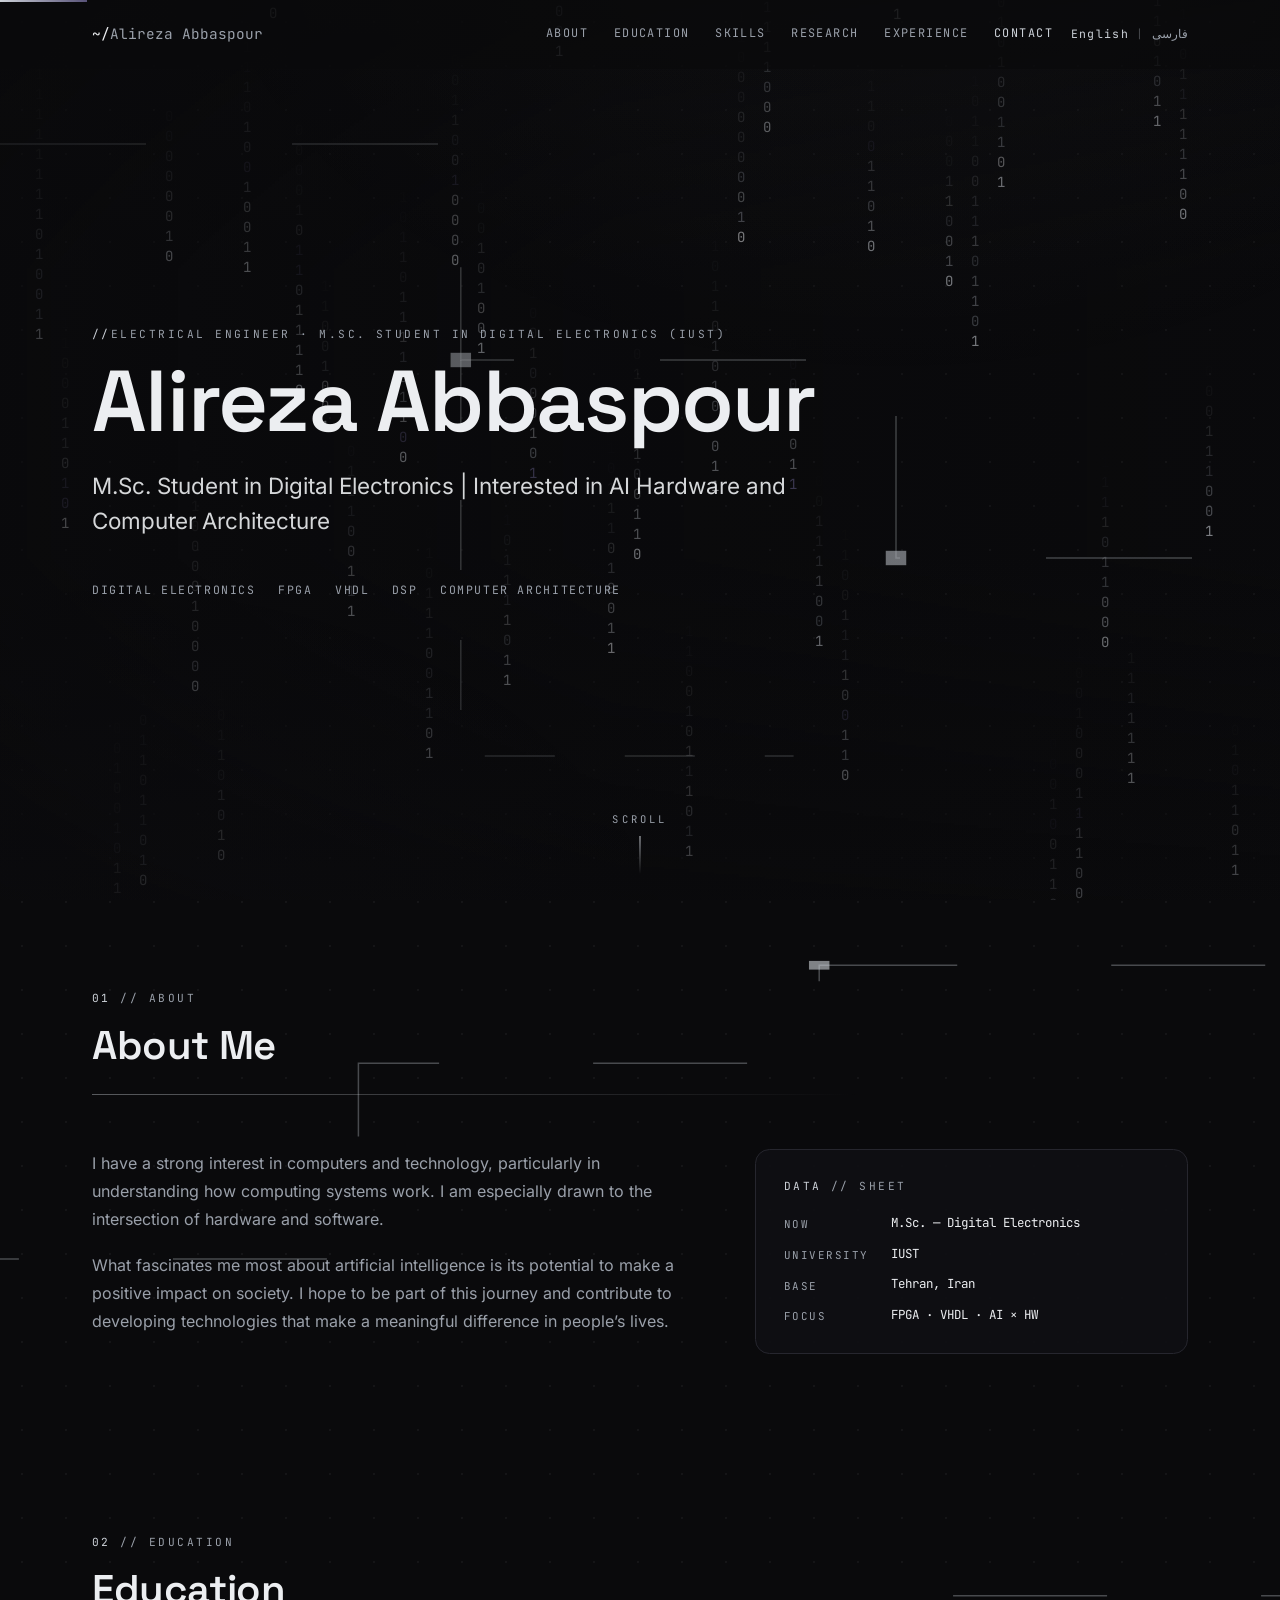
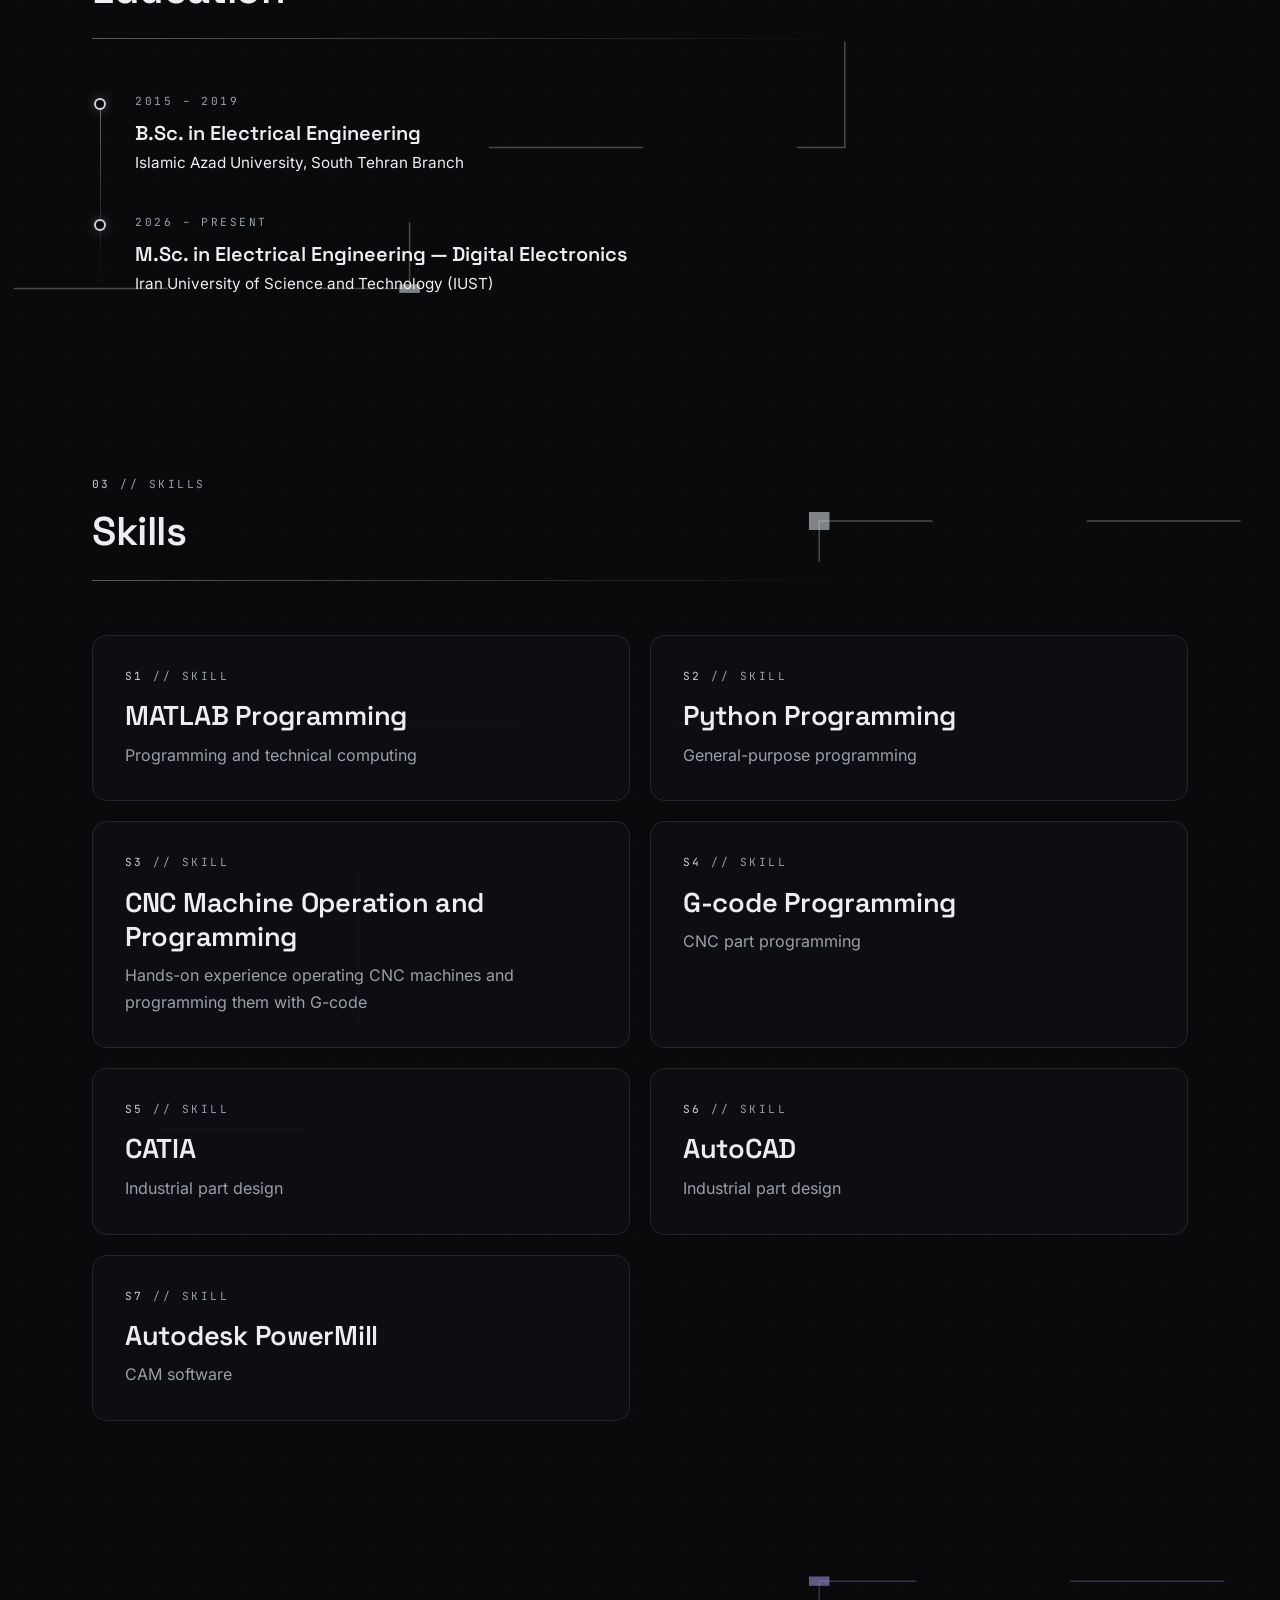
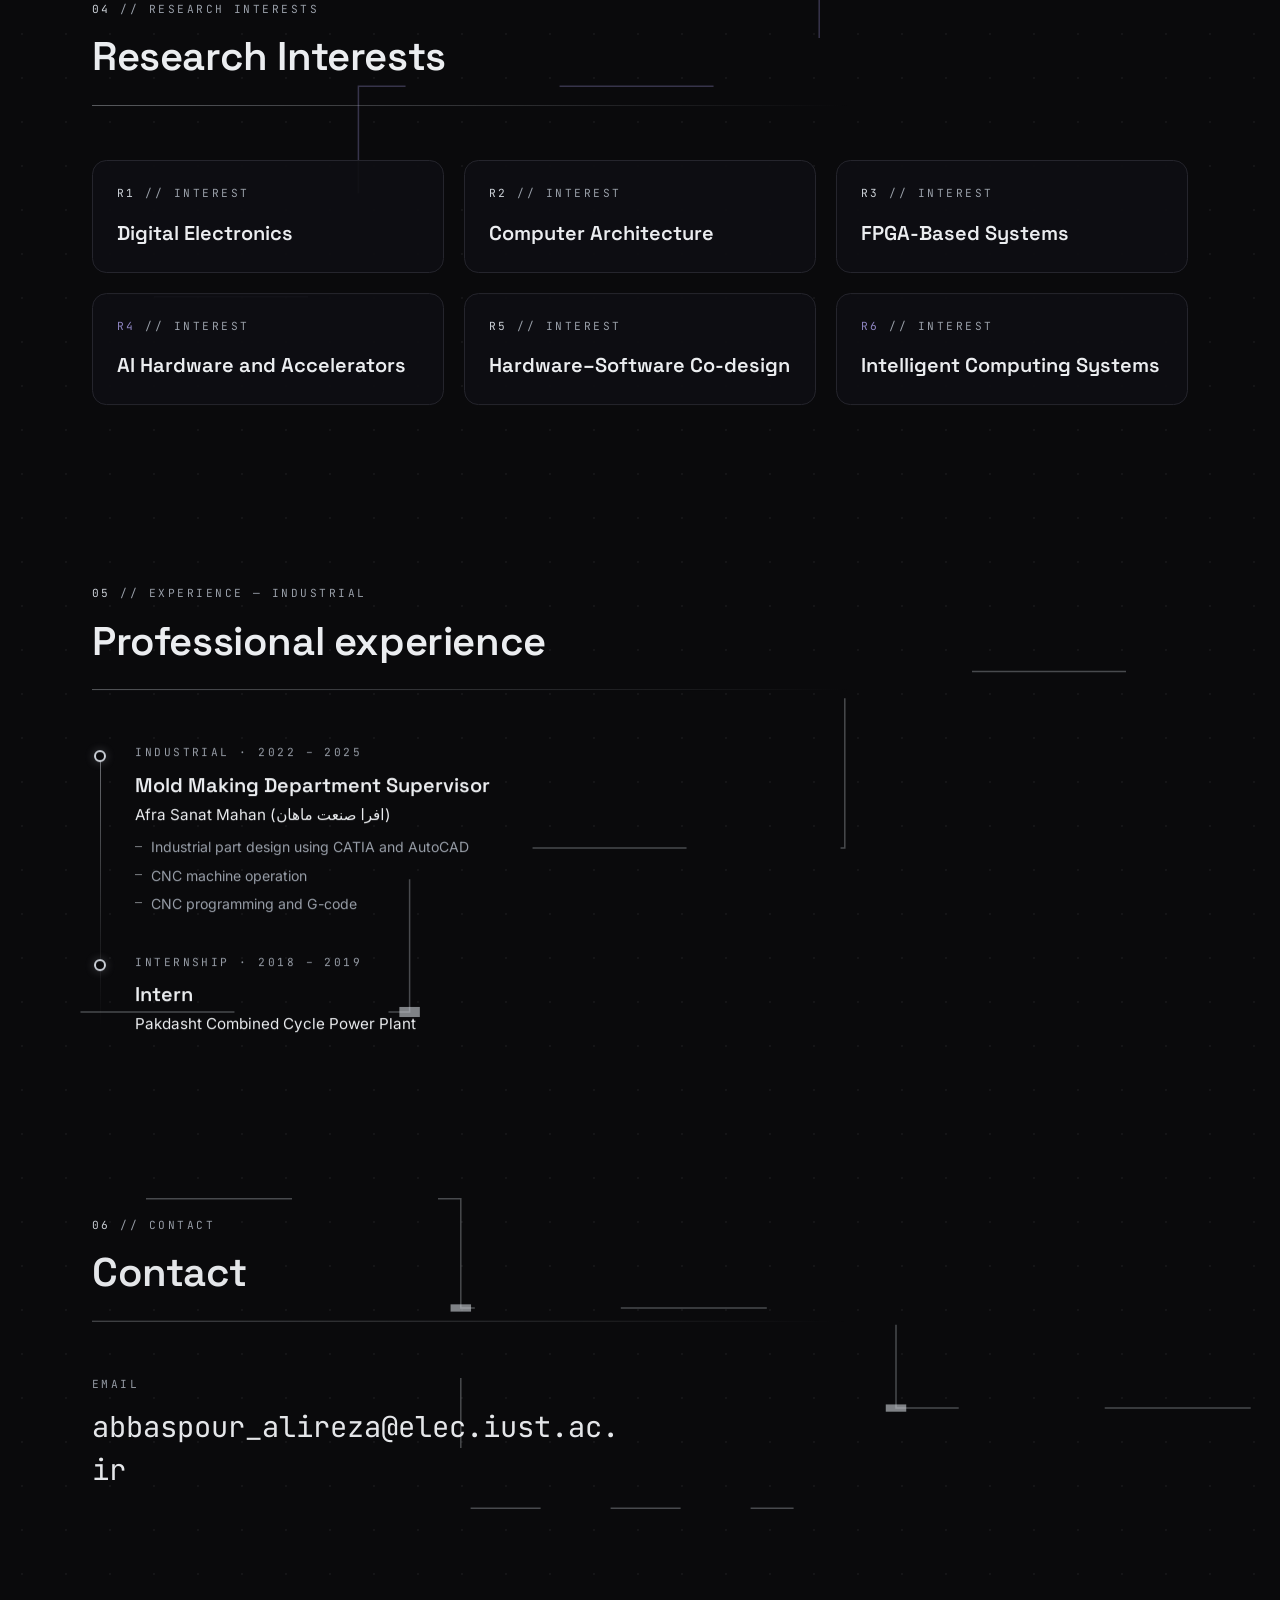
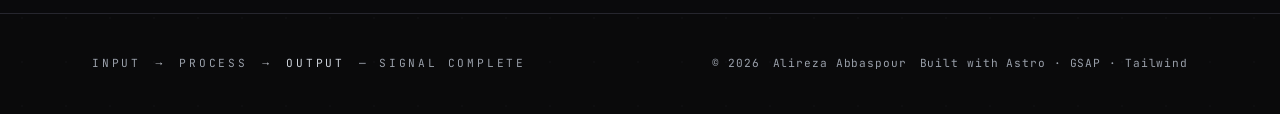
<file: index.html>
<!DOCTYPE html><html lang="en" dir="ltr"><head><meta charset="utf-8"><meta name="viewport" content="width=device-width, initial-scale=1"><script>document.documentElement.classList.add('js');</script><title>Alireza Abbaspour — M.Sc. Student in Digital Electronics (IUST)</title><meta name="description" content="M.Sc. student in Digital Electronics at Iran University of Science and Technology (IUST), interested in AI hardware and computer architecture — FPGA, VHDL, DSP and digital systems."><link rel="canonical" href="https://alirezaunity72.github.io"><link rel="alternate" hreflang="en" href="https://alirezaunity72.github.io"><link rel="alternate" hreflang="fa" href="https://alirezaunity72.github.io/fa/"><link rel="alternate" hreflang="x-default" href="https://alirezaunity72.github.io"><meta name="robots" content="index,follow"><meta name="theme-color" content="#0a0a0c"><link rel="icon" type="image/svg+xml" href="/favicon.svg"><meta name="generator" content="Astro v7.4.12"><meta property="og:type" content="website"><meta property="og:title" content="Alireza Abbaspour — M.Sc. Student in Digital Electronics (IUST)"><meta property="og:description" content="M.Sc. student in Digital Electronics at Iran University of Science and Technology (IUST), interested in AI hardware and computer architecture — FPGA, VHDL, DSP and digital systems."><meta property="og:locale" content="en_US"><meta property="og:url" content="https://alirezaunity72.github.io"><meta name="twitter:card" content="summary"><meta name="twitter:title" content="Alireza Abbaspour — M.Sc. Student in Digital Electronics (IUST)"><meta name="twitter:description" content="M.Sc. student in Digital Electronics at Iran University of Science and Technology (IUST), interested in AI hardware and computer architecture — FPGA, VHDL, DSP and digital systems."><script type="application/ld+json">{"@context":"https://schema.org","@type":"Person","name":"Alireza Abbaspour","jobTitle":"M.Sc. Student in Digital Electronics","affiliation":{"@type":"CollegeOrUniversity","name":"Iran University of Science and Technology (IUST)"},"knowsAbout":["Digital Electronics","FPGA","VHDL","DSP","Computer Architecture","AI","AI Hardware Acceleration"],"url":"https://alirezaunity72.github.io"}</script><link rel="stylesheet" href="/_astro/Base.BtcTLNsh.css"></head><body><a class="skip-link" href="#main">Skip to content</a><div class="scroll-progress" aria-hidden="true"><span id="progress-bar"></span></div><canvas id="bg-grid" class="bg-grid-canvas" aria-hidden="true"></canvas><header id="site-header" class="site-header"><div class="container header-inner"><a href="#hero" class="logo">~/<span>Alireza Abbaspour</span></a><div class="header-actions"><nav class="main-nav" aria-label="Primary"><a class="nav-link" href="#about">About</a><a class="nav-link" href="#education">Education</a><a class="nav-link" href="#skills">Skills</a><a class="nav-link" href="#research">Research</a><a class="nav-link" href="#experience">Experience</a><a class="nav-link" href="#contact">Contact</a></nav><div class="lang-switch" role="group" aria-label="Language"><a href="/" class="lang-link is-active" aria-current="true" hreflang="en" lang="en">English</a><span class="lang-sep" aria-hidden="true">|</span><a href="/fa/" class="lang-link" hreflang="fa" lang="fa"><span class="fa-label">فارسی</span></a></div><button id="menu-toggle" class="menu-toggle" type="button" aria-expanded="false" aria-controls="mobile-menu" aria-label="Open menu" data-label-open="Open menu" data-label-close="Close menu"><span></span><span></span><span></span></button></div></div><nav id="mobile-menu" class="mobile-menu container" aria-label="Mobile" hidden><a class="nav-link" href="#about">About</a><a class="nav-link" href="#education">Education</a><a class="nav-link" href="#skills">Skills</a><a class="nav-link" href="#research">Research</a><a class="nav-link" href="#experience">Experience</a><a class="nav-link" href="#contact">Contact</a></nav></header><main id="main" tabindex="-1"><section id="hero" class="hero" aria-label="Introduction"><svg class="route-svg" viewBox="0 0 100 100" preserveAspectRatio="none" aria-hidden="true"><path class="route-path" data-route d="M0,16 H36 V40 H70 V62 H100"></path><path class="route-path" data-route d="M36,40 V84 H62"></path><rect class="route-node" x="35.2" y="39.2" width="1.6" height="1.6"></rect><rect class="route-node" x="69.2" y="61.2" width="1.6" height="1.6"></rect></svg><!-- Binary rain: full-hero background, behind all content --><canvas id="hero-rain" class="hero-rain" aria-hidden="true"></canvas><!-- Readability scrim: darkens the text side + edges without hiding the rain --><div class="hero-scrim" aria-hidden="true"></div><div class="container relative z-10"><p class="mono-label kicker" data-reveal><span class="mono-accent">//</span><span class="fa-ls">Electrical Engineer · M.Sc. Student in Digital Electronics (IUST)</span></p><h1 class="hero-name" data-reveal>Alireza Abbaspour</h1><p class="hero-headline" data-reveal>M.Sc. Student in Digital Electronics | Interested in AI Hardware and Computer Architecture</p><ul class="hero-meta" data-reveal><li>Digital Electronics</li><li>FPGA</li><li>VHDL</li><li>DSP</li><li>Computer Architecture</li></ul></div><div class="scroll-hint" aria-hidden="true">SCROLL</div></section><section id="about" class="section" aria-labelledby="about-title"><svg class="route-svg" viewBox="0 0 100 100" preserveAspectRatio="none" aria-hidden="true"><path class="route-path" data-route d="M0,66 H28 V30 H64 V12 H100"></path><rect class="route-node" x="63.2" y="11.2" width="1.6" height="1.6"></rect></svg><div class="container relative z-10"><div class="section-head" data-reveal><p class="mono-label"><span class="mono-accent">01</span> // ABOUT</p><h2 class="section-title" id="about-title">About Me</h2><div class="section-line"></div></div><div class="grid gap-10 lg:grid-cols-[1.4fr_1fr] lg:gap-14 items-start"><div class="prose" data-reveal><p>I have a strong interest in computers and technology, particularly in understanding how computing systems work. I am especially drawn to the intersection of hardware and software.</p><p>What fascinates me most about artificial intelligence is its potential to make a positive impact on society. I hope to be part of this journey and contribute to developing technologies that make a meaningful difference in people’s lives.</p></div><aside class="card p-6 md:p-7 datasheet" data-reveal><p class="mono-label" style="margin-bottom:1.2rem"><span class="mono-accent">DATA</span> // SHEET</p><dl><dt>Now</dt><dd>M.Sc. — Digital Electronics</dd><dt>University</dt><dd>IUST</dd><dt>Base</dt><dd>Tehran, Iran</dd><dt>Focus</dt><dd>FPGA · VHDL · AI × HW</dd></dl></aside></div></div></section><section id="education" class="section" aria-labelledby="education-title"><svg class="route-svg" viewBox="0 0 100 100" preserveAspectRatio="none" aria-hidden="true"><path class="route-path" data-route d="M100,28 H66 V56 H32 V82 H0"></path><rect class="route-node" x="31.2" y="81.2" width="1.6" height="1.6"></rect></svg><div class="container relative z-10"><div class="section-head" data-reveal><p class="mono-label"><span class="mono-accent">02</span> // EDUCATION</p><h2 class="section-title" id="education-title">Education</h2><div class="section-line"></div></div><ol class="tl"><li class="tl-item" data-reveal><p class="mono-label"><span class="fa-ls">2015 – 2019</span></p><h3 class="tl-title">B.Sc. in Electrical Engineering</h3><p class="tl-school">Islamic Azad University, South Tehran Branch</p></li><li class="tl-item" data-reveal><p class="mono-label"><span class="fa-ls">2026 – Present</span></p><h3 class="tl-title">M.Sc. in Electrical Engineering — Digital Electronics</h3><p class="tl-school">Iran University of Science and Technology (IUST)</p></li></ol></div></section><section id="skills" class="section" aria-labelledby="skills-title"><svg class="route-svg" viewBox="0 0 100 100" preserveAspectRatio="none" aria-hidden="true"><path class="route-path" data-route d="M0,66 H28 V30 H64 V12 H100"></path><rect class="route-node" x="63.2" y="11.2" width="1.6" height="1.6"></rect></svg><div class="container relative z-10"><div class="section-head" data-reveal><p class="mono-label"><span class="mono-accent">03</span> // SKILLS</p><h2 class="section-title" id="skills-title">Skills</h2><div class="section-line"></div></div><div class="grid gap-5 md:grid-cols-2"><article class="card p-7 md:p-8" data-reveal><p class="mono-label"><span class="mono-accent">S1</span> // SKILL</p><h3 class="skill-name">MATLAB Programming</h3><p class="skill-desc">Programming and technical computing</p></article><article class="card p-7 md:p-8" data-reveal><p class="mono-label"><span class="mono-accent">S2</span> // SKILL</p><h3 class="skill-name">Python Programming</h3><p class="skill-desc">General-purpose programming</p></article><article class="card p-7 md:p-8" data-reveal><p class="mono-label"><span class="mono-accent">S3</span> // SKILL</p><h3 class="skill-name">CNC Machine Operation and Programming</h3><p class="skill-desc">Hands-on experience operating CNC machines and programming them with G-code</p></article><article class="card p-7 md:p-8" data-reveal><p class="mono-label"><span class="mono-accent">S4</span> // SKILL</p><h3 class="skill-name">G-code Programming</h3><p class="skill-desc">CNC part programming</p></article><article class="card p-7 md:p-8" data-reveal><p class="mono-label"><span class="mono-accent">S5</span> // SKILL</p><h3 class="skill-name">CATIA</h3><p class="skill-desc">Industrial part design</p></article><article class="card p-7 md:p-8" data-reveal><p class="mono-label"><span class="mono-accent">S6</span> // SKILL</p><h3 class="skill-name">AutoCAD</h3><p class="skill-desc">Industrial part design</p></article><article class="card p-7 md:p-8" data-reveal><p class="mono-label"><span class="mono-accent">S7</span> // SKILL</p><h3 class="skill-name">Autodesk PowerMill</h3><p class="skill-desc">CAM software</p></article></div></div></section><section id="research" class="section" aria-labelledby="research-title"><svg class="route-svg route-svg--intel" viewBox="0 0 100 100" preserveAspectRatio="none" aria-hidden="true"><path class="route-path" data-route d="M0,66 H28 V30 H64 V12 H100"></path><rect class="route-node" x="63.2" y="11.2" width="1.6" height="1.6"></rect></svg><div class="container relative z-10"><div class="section-head" data-reveal><p class="mono-label"><span class="mono-accent">04</span> // RESEARCH INTERESTS</p><h2 class="section-title" id="research-title">Research Interests</h2><div class="section-line"></div></div><div class="grid gap-5 md:grid-cols-2 lg:grid-cols-3"><article class="card p-6" data-reveal><p class="mono-label"><span class="mono-accent">R1</span> // INTEREST</p><h3 class="card-title">Digital Electronics</h3></article><article class="card p-6" data-reveal><p class="mono-label"><span class="mono-accent">R2</span> // INTEREST</p><h3 class="card-title">Computer Architecture</h3></article><article class="card p-6" data-reveal><p class="mono-label"><span class="mono-accent">R3</span> // INTEREST</p><h3 class="card-title">FPGA-Based Systems</h3></article><article class="card p-6 card--intel" data-reveal><p class="mono-label"><span class="mono-accent--intel">R4</span> // INTEREST</p><h3 class="card-title">AI Hardware and Accelerators</h3></article><article class="card p-6" data-reveal><p class="mono-label"><span class="mono-accent">R5</span> // INTEREST</p><h3 class="card-title">Hardware–Software Co-design</h3></article><article class="card p-6 card--intel" data-reveal><p class="mono-label"><span class="mono-accent--intel">R6</span> // INTEREST</p><h3 class="card-title">Intelligent Computing Systems</h3></article></div></div></section><section id="experience" class="section" aria-labelledby="experience-title"><svg class="route-svg" viewBox="0 0 100 100" preserveAspectRatio="none" aria-hidden="true"><path class="route-path" data-route d="M100,28 H66 V56 H32 V82 H0"></path><rect class="route-node" x="31.2" y="81.2" width="1.6" height="1.6"></rect></svg><div class="container relative z-10"><div class="section-head" data-reveal><p class="mono-label"><span class="mono-accent">05</span> // EXPERIENCE — INDUSTRIAL</p><h2 class="section-title" id="experience-title">Professional experience</h2><div class="section-line"></div></div><ol class="tl"><li class="tl-item" data-reveal><p class="mono-label">INDUSTRIAL · <span class="fa-ls">2022 – 2025</span></p><h3 class="tl-title">Mold Making Department Supervisor</h3><p class="tl-school">Afra Sanat Mahan (افرا صنعت ماهان)</p><ul class="tl-list"><li>Industrial part design using CATIA and AutoCAD</li><li>CNC machine operation</li><li>CNC programming and G-code</li></ul></li><li class="tl-item" data-reveal><p class="mono-label">INTERNSHIP · <span class="fa-ls">2018 – 2019</span></p><h3 class="tl-title">Intern</h3><p class="tl-school">Pakdasht Combined Cycle Power Plant</p></li></ol></div></section><section id="contact" class="section" aria-labelledby="contact-title"><svg class="route-svg" viewBox="0 0 100 100" preserveAspectRatio="none" aria-hidden="true"><path class="route-path" data-route d="M0,16 H36 V40 H70 V62 H100"></path><path class="route-path" data-route d="M36,40 V84 H62"></path><rect class="route-node" x="35.2" y="39.2" width="1.6" height="1.6"></rect><rect class="route-node" x="69.2" y="61.2" width="1.6" height="1.6"></rect></svg><div class="container relative z-10"><div class="section-head" data-reveal><p class="mono-label"><span class="mono-accent">06</span> // CONTACT</p><h2 class="section-title" id="contact-title">Contact</h2><div class="section-line"></div></div><div class="grid gap-10 lg:grid-cols-2 items-start"><div data-reveal><p class="mono-label">EMAIL</p><a class="contact-email" href="mailto:abbaspour_alireza@elec.iust.ac.ir">abbaspour_alireza@elec.iust.ac.ir</a></div></div></div></section></main><footer class="site-footer"><div class="container footer-inner"><p class="chain">INPUT <b>→</b> PROCESS <b>→</b> <span class="mono-accent">OUTPUT</span> — SIGNAL COMPLETE</p><p class="footer-meta">© 2026 <span class="fa-ls">Alireza Abbaspour</span><span>Built with Astro · GSAP · Tailwind</span></p></div></footer><script type="module" src="/_astro/Base.astro_astro_type_script_index_0_lang.CZGsmqsZ.js"></script></body></html>
</file>
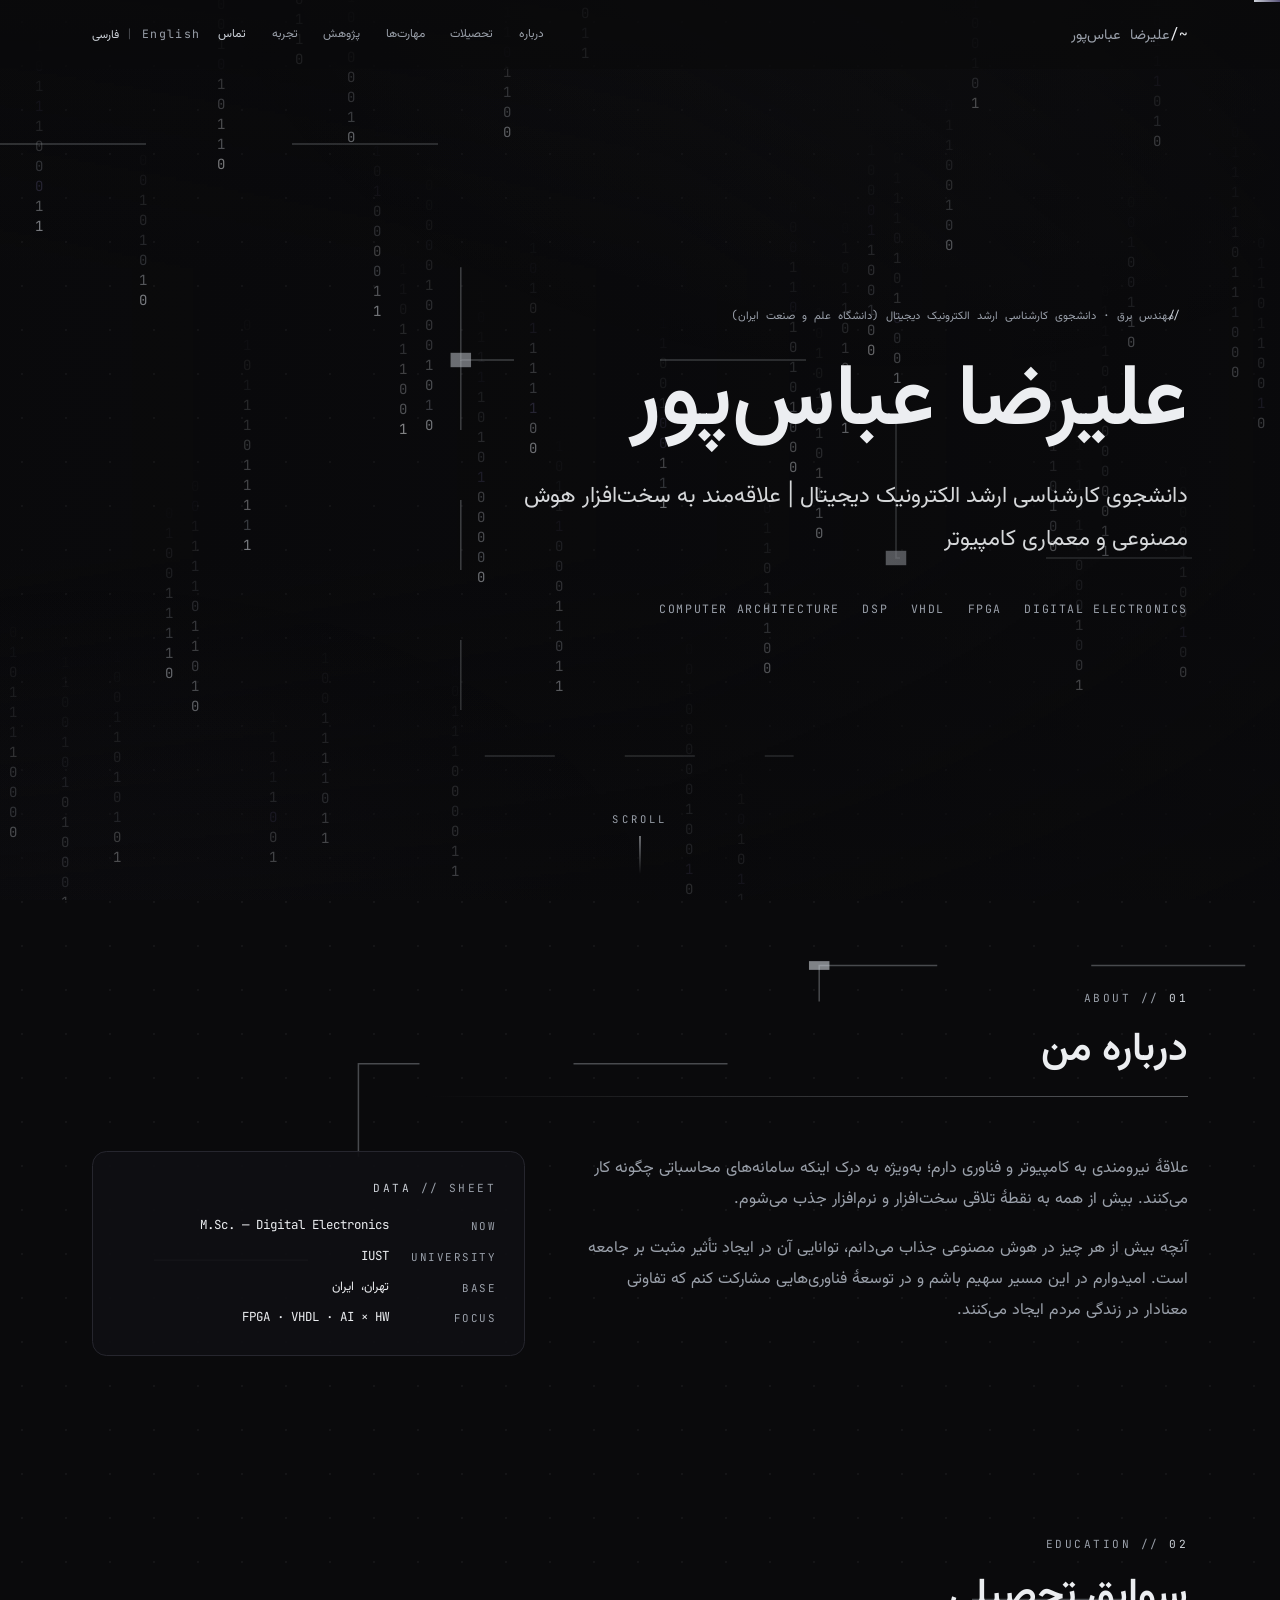
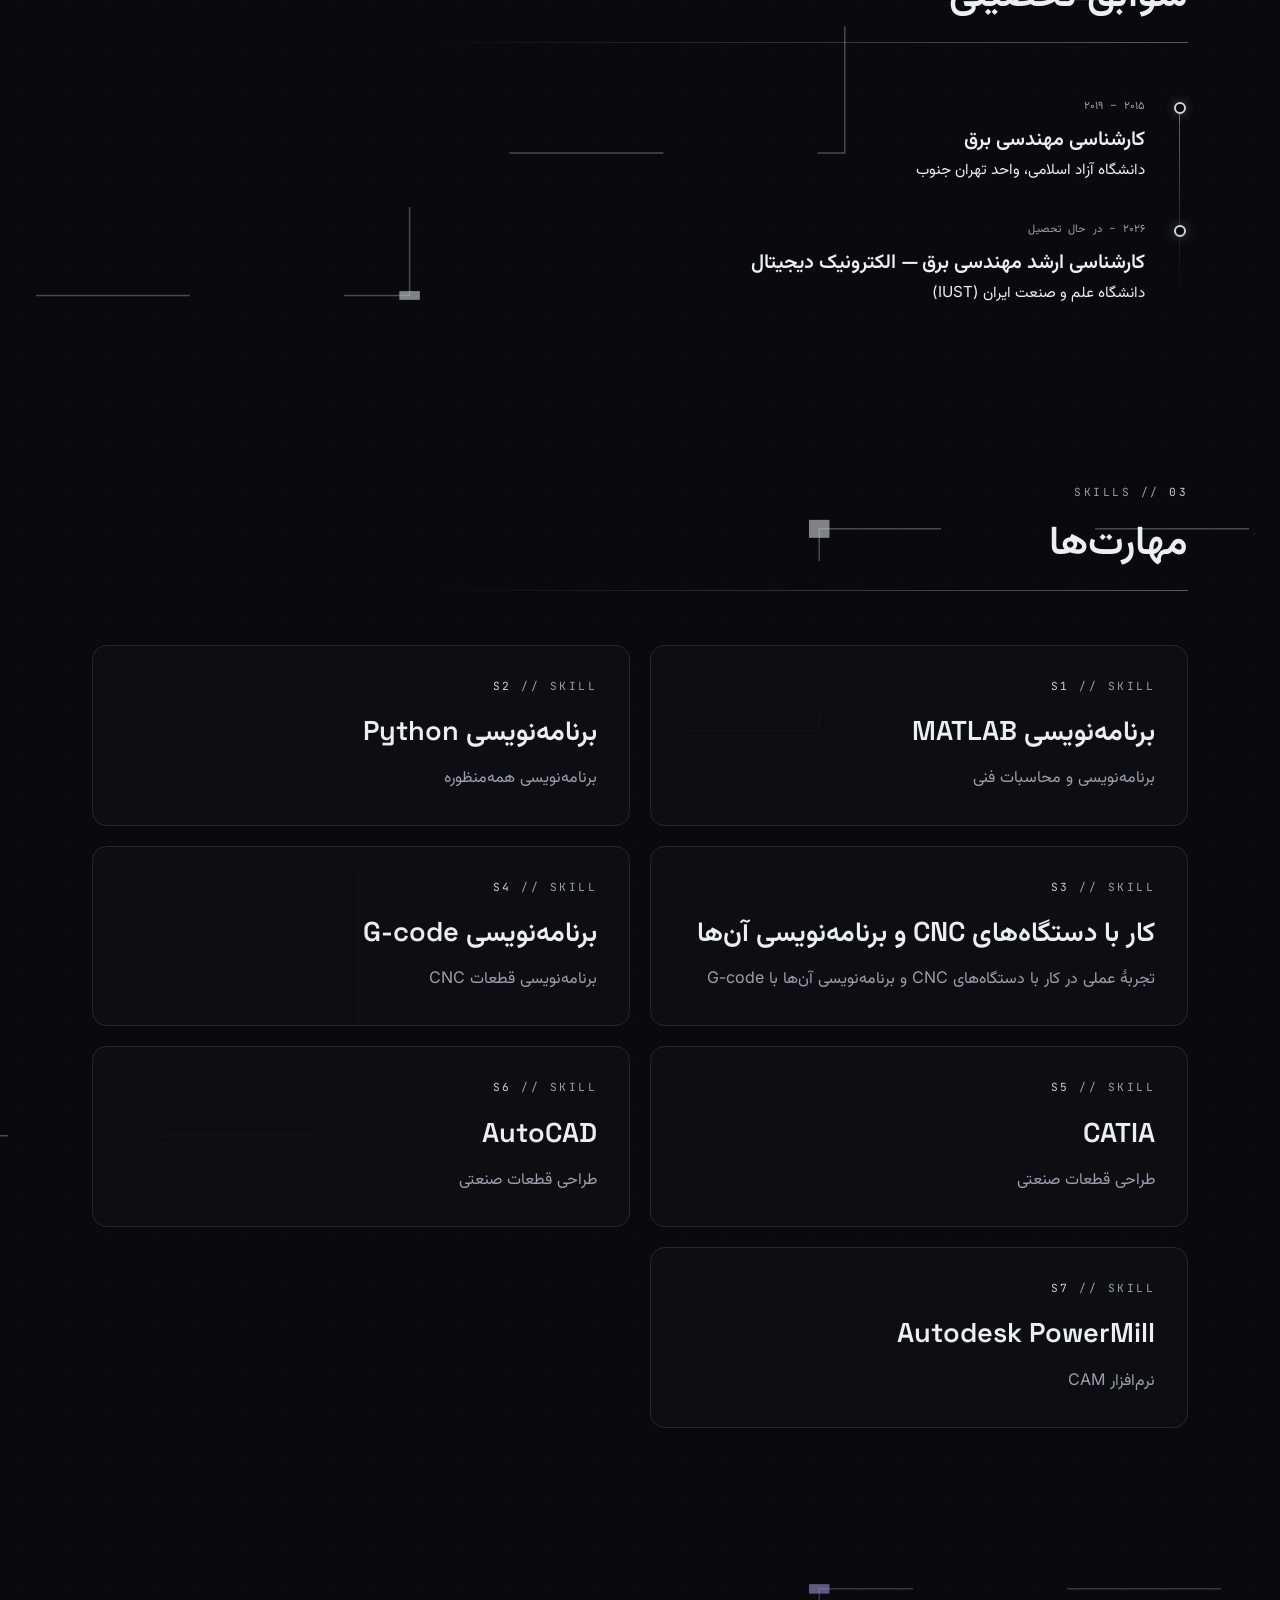
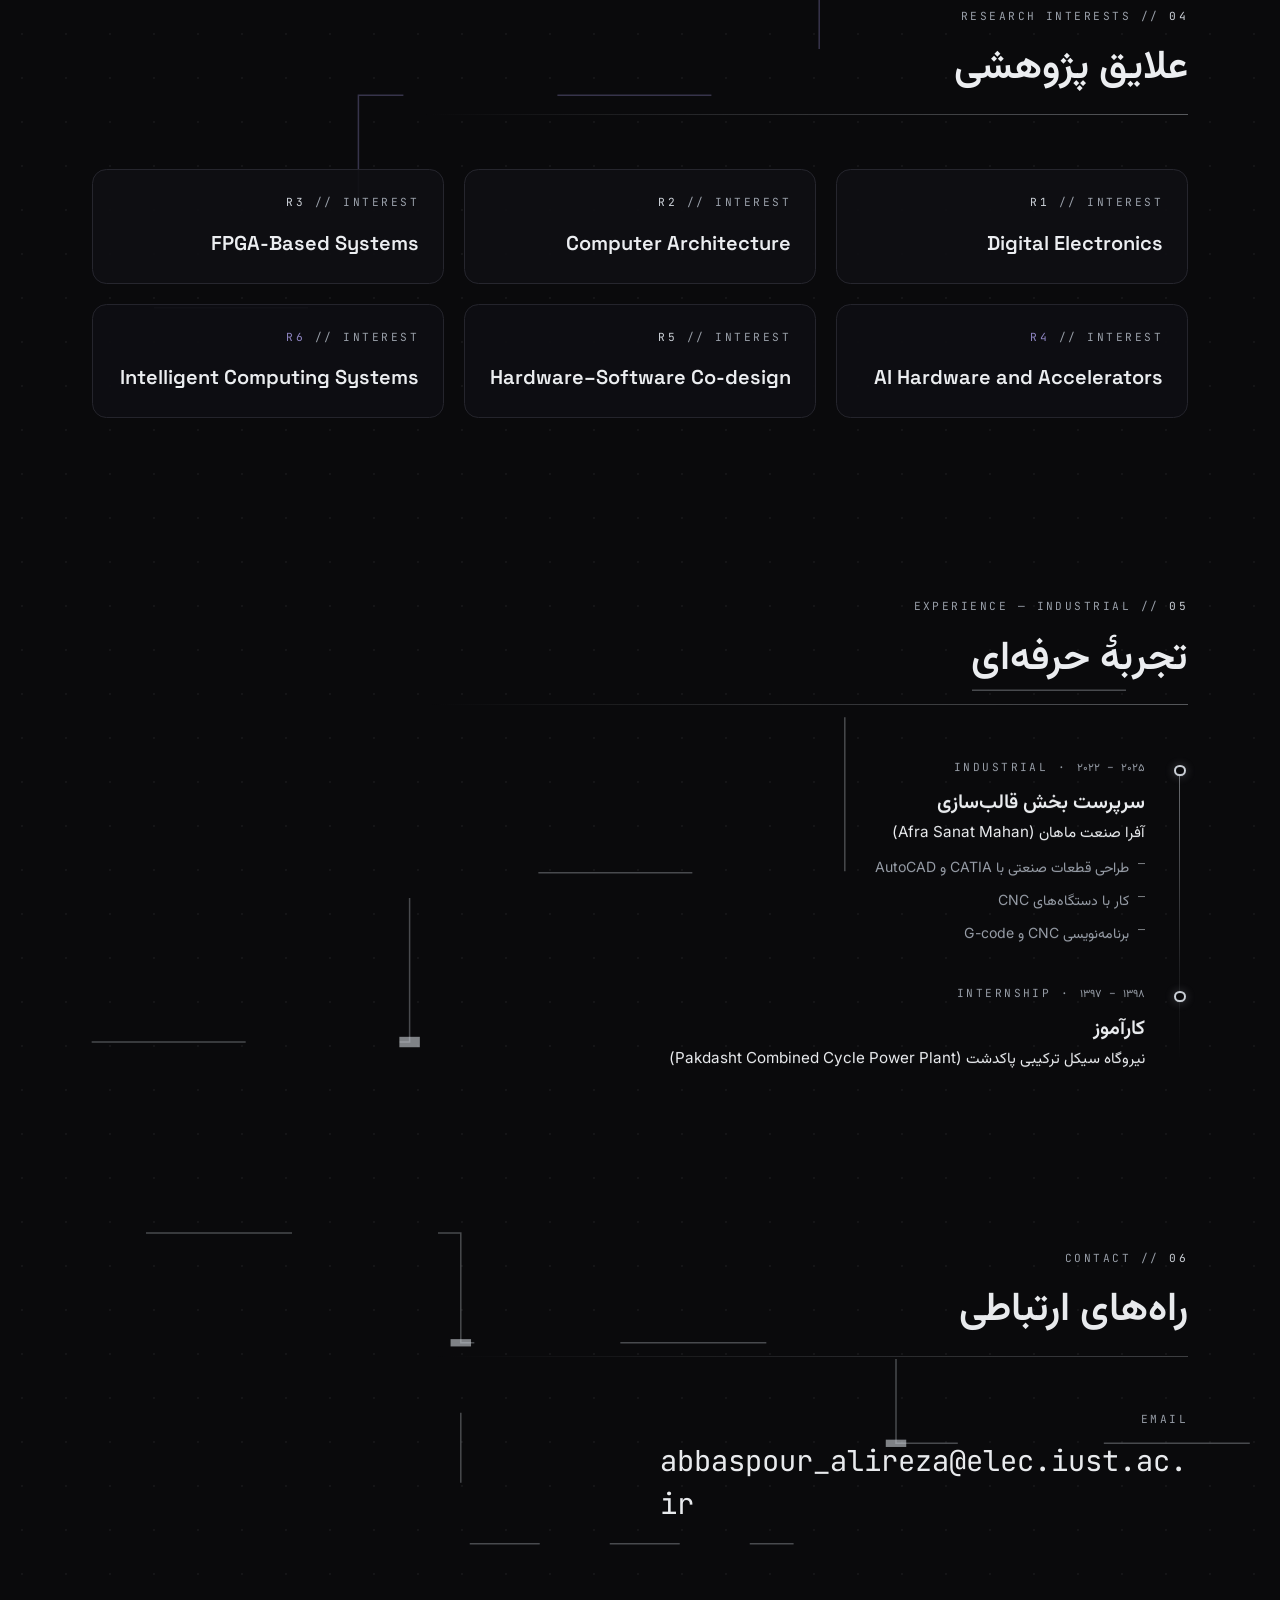
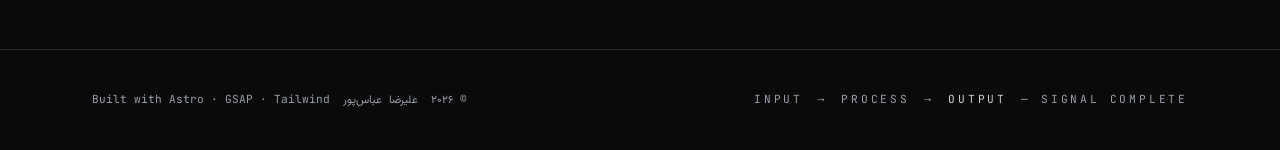
<file: fa/index.html>
<!DOCTYPE html><html lang="fa" dir="rtl"><head><meta charset="utf-8"><meta name="viewport" content="width=device-width, initial-scale=1"><script>document.documentElement.classList.add('js');</script><title>علیرضا عباس‌پور — دانشجوی کارشناسی ارشد الکترونیک دیجیتال (IUST)</title><meta name="description" content="دانشجوی کارشناسی ارشد الکترونیک دیجیتال در دانشگاه علم و صنعت ایران (IUST)، علاقه‌مند به سخت‌افزار هوش مصنوعی و معماری کامپیوتر — FPGA، VHDL، DSP و سامانه‌های دیجیتال."><link rel="canonical" href="https://alirezaunity72.github.io/fa/"><link rel="alternate" hreflang="en" href="https://alirezaunity72.github.io"><link rel="alternate" hreflang="fa" href="https://alirezaunity72.github.io/fa/"><link rel="alternate" hreflang="x-default" href="https://alirezaunity72.github.io"><meta name="robots" content="index,follow"><meta name="theme-color" content="#0a0a0c"><link rel="icon" type="image/svg+xml" href="/favicon.svg"><meta name="generator" content="Astro v7.4.12"><meta property="og:type" content="website"><meta property="og:title" content="علیرضا عباس‌پور — دانشجوی کارشناسی ارشد الکترونیک دیجیتال (IUST)"><meta property="og:description" content="دانشجوی کارشناسی ارشد الکترونیک دیجیتال در دانشگاه علم و صنعت ایران (IUST)، علاقه‌مند به سخت‌افزار هوش مصنوعی و معماری کامپیوتر — FPGA، VHDL، DSP و سامانه‌های دیجیتال."><meta property="og:locale" content="fa_IR"><meta property="og:url" content="https://alirezaunity72.github.io/fa/"><meta name="twitter:card" content="summary"><meta name="twitter:title" content="علیرضا عباس‌پور — دانشجوی کارشناسی ارشد الکترونیک دیجیتال (IUST)"><meta name="twitter:description" content="دانشجوی کارشناسی ارشد الکترونیک دیجیتال در دانشگاه علم و صنعت ایران (IUST)، علاقه‌مند به سخت‌افزار هوش مصنوعی و معماری کامپیوتر — FPGA، VHDL، DSP و سامانه‌های دیجیتال."><script type="application/ld+json">{"@context":"https://schema.org","@type":"Person","name":"علیرضا عباس‌پور","jobTitle":"دانشجوی کارشناسی ارشد الکترونیک دیجیتال","affiliation":{"@type":"CollegeOrUniversity","name":"دانشگاه علم و صنعت ایران (IUST)"},"knowsAbout":["Digital Electronics","FPGA","VHDL","DSP","Computer Architecture","AI","AI Hardware Acceleration"],"url":"https://alirezaunity72.github.io/fa/"}</script><link rel="stylesheet" href="/_astro/Base.BtcTLNsh.css"></head><body><a class="skip-link" href="#main">پرش به محتوا</a><div class="scroll-progress" aria-hidden="true"><span id="progress-bar"></span></div><canvas id="bg-grid" class="bg-grid-canvas" aria-hidden="true"></canvas><header id="site-header" class="site-header"><div class="container header-inner"><a href="#hero" class="logo">~/<span>علیرضا عباس‌پور</span></a><div class="header-actions"><nav class="main-nav" aria-label="ناوبری اصلی"><a class="nav-link" href="#about">درباره</a><a class="nav-link" href="#education">تحصیلات</a><a class="nav-link" href="#skills">مهارت‌ها</a><a class="nav-link" href="#research">پژوهش</a><a class="nav-link" href="#experience">تجربه</a><a class="nav-link" href="#contact">تماس</a></nav><div class="lang-switch" role="group" aria-label="زبان"><a href="/" class="lang-link" hreflang="en" lang="en">English</a><span class="lang-sep" aria-hidden="true">|</span><a href="/fa/" class="lang-link is-active" aria-current="true" hreflang="fa" lang="fa"><span class="fa-label">فارسی</span></a></div><button id="menu-toggle" class="menu-toggle" type="button" aria-expanded="false" aria-controls="mobile-menu" aria-label="باز کردن منو" data-label-open="باز کردن منو" data-label-close="بستن منو"><span></span><span></span><span></span></button></div></div><nav id="mobile-menu" class="mobile-menu container" aria-label="منوی موبایل" hidden><a class="nav-link" href="#about">درباره</a><a class="nav-link" href="#education">تحصیلات</a><a class="nav-link" href="#skills">مهارت‌ها</a><a class="nav-link" href="#research">پژوهش</a><a class="nav-link" href="#experience">تجربه</a><a class="nav-link" href="#contact">تماس</a></nav></header><main id="main" tabindex="-1"><section id="hero" class="hero" aria-label="معرفی"><svg class="route-svg" viewBox="0 0 100 100" preserveAspectRatio="none" aria-hidden="true"><path class="route-path" data-route d="M0,16 H36 V40 H70 V62 H100"></path><path class="route-path" data-route d="M36,40 V84 H62"></path><rect class="route-node" x="35.2" y="39.2" width="1.6" height="1.6"></rect><rect class="route-node" x="69.2" y="61.2" width="1.6" height="1.6"></rect></svg><!-- Binary rain: full-hero background, behind all content --><canvas id="hero-rain" class="hero-rain" aria-hidden="true"></canvas><!-- Readability scrim: darkens the text side + edges without hiding the rain --><div class="hero-scrim" aria-hidden="true"></div><div class="container relative z-10"><p class="mono-label kicker" data-reveal><span class="mono-accent">//</span><span class="fa-ls">مهندس برق · دانشجوی کارشناسی ارشد الکترونیک دیجیتال (دانشگاه علم و صنعت ایران)</span></p><h1 class="hero-name" data-reveal>علیرضا عباس‌پور</h1><p class="hero-headline" data-reveal>دانشجوی کارشناسی ارشد الکترونیک دیجیتال | علاقه‌مند به سخت‌افزار هوش مصنوعی و معماری کامپیوتر</p><ul class="hero-meta" data-reveal><li>Digital Electronics</li><li>FPGA</li><li>VHDL</li><li>DSP</li><li>Computer Architecture</li></ul></div><div class="scroll-hint" aria-hidden="true">SCROLL</div></section><section id="about" class="section" aria-labelledby="about-title"><svg class="route-svg" viewBox="0 0 100 100" preserveAspectRatio="none" aria-hidden="true"><path class="route-path" data-route d="M0,66 H28 V30 H64 V12 H100"></path><rect class="route-node" x="63.2" y="11.2" width="1.6" height="1.6"></rect></svg><div class="container relative z-10"><div class="section-head" data-reveal><p class="mono-label"><span class="mono-accent">01</span> // ABOUT</p><h2 class="section-title" id="about-title">درباره من</h2><div class="section-line"></div></div><div class="grid gap-10 lg:grid-cols-[1.4fr_1fr] lg:gap-14 items-start"><div class="prose" data-reveal><p>علاقهٔ نیرومندی به کامپیوتر و فناوری دارم؛ به‌ویژه به درک اینکه سامانه‌های محاسباتی چگونه کار می‌کنند. بیش از همه به نقطهٔ تلاقی سخت‌افزار و نرم‌افزار جذب می‌شوم.</p><p>آنچه بیش از هر چیز در هوش مصنوعی جذاب می‌دانم، توانایی آن در ایجاد تأثیر مثبت بر جامعه است. امیدوارم در این مسیر سهیم باشم و در توسعهٔ فناوری‌هایی مشارکت کنم که تفاوتی معنادار در زندگی مردم ایجاد می‌کنند.</p></div><aside class="card p-6 md:p-7 datasheet" data-reveal><p class="mono-label" style="margin-bottom:1.2rem"><span class="mono-accent">DATA</span> // SHEET</p><dl><dt>Now</dt><dd>M.Sc. — Digital Electronics</dd><dt>University</dt><dd>IUST</dd><dt>Base</dt><dd>تهران، ایران</dd><dt>Focus</dt><dd>FPGA · VHDL · AI × HW</dd></dl></aside></div></div></section><section id="education" class="section" aria-labelledby="education-title"><svg class="route-svg" viewBox="0 0 100 100" preserveAspectRatio="none" aria-hidden="true"><path class="route-path" data-route d="M100,28 H66 V56 H32 V82 H0"></path><rect class="route-node" x="31.2" y="81.2" width="1.6" height="1.6"></rect></svg><div class="container relative z-10"><div class="section-head" data-reveal><p class="mono-label"><span class="mono-accent">02</span> // EDUCATION</p><h2 class="section-title" id="education-title">سوابق تحصیلی</h2><div class="section-line"></div></div><ol class="tl"><li class="tl-item" data-reveal><p class="mono-label"><span class="fa-ls">۲۰۱۵ – ۲۰۱۹</span></p><h3 class="tl-title">کارشناسی مهندسی برق</h3><p class="tl-school">دانشگاه آزاد اسلامی، واحد تهران جنوب</p></li><li class="tl-item" data-reveal><p class="mono-label"><span class="fa-ls">۲۰۲۶ – در حال تحصیل</span></p><h3 class="tl-title">کارشناسی ارشد مهندسی برق — الکترونیک دیجیتال</h3><p class="tl-school">دانشگاه علم و صنعت ایران (IUST)</p></li></ol></div></section><section id="skills" class="section" aria-labelledby="skills-title"><svg class="route-svg" viewBox="0 0 100 100" preserveAspectRatio="none" aria-hidden="true"><path class="route-path" data-route d="M0,66 H28 V30 H64 V12 H100"></path><rect class="route-node" x="63.2" y="11.2" width="1.6" height="1.6"></rect></svg><div class="container relative z-10"><div class="section-head" data-reveal><p class="mono-label"><span class="mono-accent">03</span> // SKILLS</p><h2 class="section-title" id="skills-title">مهارت‌ها</h2><div class="section-line"></div></div><div class="grid gap-5 md:grid-cols-2"><article class="card p-7 md:p-8" data-reveal><p class="mono-label"><span class="mono-accent">S1</span> // SKILL</p><h3 class="skill-name">برنامه‌نویسی MATLAB</h3><p class="skill-desc">برنامه‌نویسی و محاسبات فنی</p></article><article class="card p-7 md:p-8" data-reveal><p class="mono-label"><span class="mono-accent">S2</span> // SKILL</p><h3 class="skill-name">برنامه‌نویسی Python</h3><p class="skill-desc">برنامه‌نویسی همه‌منظوره</p></article><article class="card p-7 md:p-8" data-reveal><p class="mono-label"><span class="mono-accent">S3</span> // SKILL</p><h3 class="skill-name">کار با دستگاه‌های CNC و برنامه‌نویسی آن‌ها</h3><p class="skill-desc">تجربهٔ عملی در کار با دستگاه‌های CNC و برنامه‌نویسی آن‌ها با G-code</p></article><article class="card p-7 md:p-8" data-reveal><p class="mono-label"><span class="mono-accent">S4</span> // SKILL</p><h3 class="skill-name">برنامه‌نویسی G-code</h3><p class="skill-desc">برنامه‌نویسی قطعات CNC</p></article><article class="card p-7 md:p-8" data-reveal><p class="mono-label"><span class="mono-accent">S5</span> // SKILL</p><h3 class="skill-name">CATIA</h3><p class="skill-desc">طراحی قطعات صنعتی</p></article><article class="card p-7 md:p-8" data-reveal><p class="mono-label"><span class="mono-accent">S6</span> // SKILL</p><h3 class="skill-name">AutoCAD</h3><p class="skill-desc">طراحی قطعات صنعتی</p></article><article class="card p-7 md:p-8" data-reveal><p class="mono-label"><span class="mono-accent">S7</span> // SKILL</p><h3 class="skill-name">Autodesk PowerMill</h3><p class="skill-desc">نرم‌افزار CAM</p></article></div></div></section><section id="research" class="section" aria-labelledby="research-title"><svg class="route-svg route-svg--intel" viewBox="0 0 100 100" preserveAspectRatio="none" aria-hidden="true"><path class="route-path" data-route d="M0,66 H28 V30 H64 V12 H100"></path><rect class="route-node" x="63.2" y="11.2" width="1.6" height="1.6"></rect></svg><div class="container relative z-10"><div class="section-head" data-reveal><p class="mono-label"><span class="mono-accent">04</span> // RESEARCH INTERESTS</p><h2 class="section-title" id="research-title">علایق پژوهشی</h2><div class="section-line"></div></div><div class="grid gap-5 md:grid-cols-2 lg:grid-cols-3"><article class="card p-6" data-reveal><p class="mono-label"><span class="mono-accent">R1</span> // INTEREST</p><h3 class="card-title">Digital Electronics</h3></article><article class="card p-6" data-reveal><p class="mono-label"><span class="mono-accent">R2</span> // INTEREST</p><h3 class="card-title">Computer Architecture</h3></article><article class="card p-6" data-reveal><p class="mono-label"><span class="mono-accent">R3</span> // INTEREST</p><h3 class="card-title">FPGA-Based Systems</h3></article><article class="card p-6 card--intel" data-reveal><p class="mono-label"><span class="mono-accent--intel">R4</span> // INTEREST</p><h3 class="card-title">AI Hardware and Accelerators</h3></article><article class="card p-6" data-reveal><p class="mono-label"><span class="mono-accent">R5</span> // INTEREST</p><h3 class="card-title">Hardware–Software Co-design</h3></article><article class="card p-6 card--intel" data-reveal><p class="mono-label"><span class="mono-accent--intel">R6</span> // INTEREST</p><h3 class="card-title">Intelligent Computing Systems</h3></article></div></div></section><section id="experience" class="section" aria-labelledby="experience-title"><svg class="route-svg" viewBox="0 0 100 100" preserveAspectRatio="none" aria-hidden="true"><path class="route-path" data-route d="M100,28 H66 V56 H32 V82 H0"></path><rect class="route-node" x="31.2" y="81.2" width="1.6" height="1.6"></rect></svg><div class="container relative z-10"><div class="section-head" data-reveal><p class="mono-label"><span class="mono-accent">05</span> // EXPERIENCE — INDUSTRIAL</p><h2 class="section-title" id="experience-title">تجربهٔ حرفه‌ای</h2><div class="section-line"></div></div><ol class="tl"><li class="tl-item" data-reveal><p class="mono-label">INDUSTRIAL · <span class="fa-ls">۲۰۲۲ – ۲۰۲۵</span></p><h3 class="tl-title">سرپرست بخش قالب‌سازی</h3><p class="tl-school">آفرا صنعت ماهان (Afra Sanat Mahan)</p><ul class="tl-list"><li>طراحی قطعات صنعتی با CATIA و AutoCAD</li><li>کار با دستگاه‌های CNC</li><li>برنامه‌نویسی CNC و G-code</li></ul></li><li class="tl-item" data-reveal><p class="mono-label">INTERNSHIP · <span class="fa-ls">۱۳۹۷ – ۱۳۹۸</span></p><h3 class="tl-title">کارآموز</h3><p class="tl-school">نیروگاه سیکل ترکیبی پاکدشت (Pakdasht Combined Cycle Power Plant)</p></li></ol></div></section><section id="contact" class="section" aria-labelledby="contact-title"><svg class="route-svg" viewBox="0 0 100 100" preserveAspectRatio="none" aria-hidden="true"><path class="route-path" data-route d="M0,16 H36 V40 H70 V62 H100"></path><path class="route-path" data-route d="M36,40 V84 H62"></path><rect class="route-node" x="35.2" y="39.2" width="1.6" height="1.6"></rect><rect class="route-node" x="69.2" y="61.2" width="1.6" height="1.6"></rect></svg><div class="container relative z-10"><div class="section-head" data-reveal><p class="mono-label"><span class="mono-accent">06</span> // CONTACT</p><h2 class="section-title" id="contact-title">راه‌های ارتباطی</h2><div class="section-line"></div></div><div class="grid gap-10 lg:grid-cols-2 items-start"><div data-reveal><p class="mono-label">EMAIL</p><a class="contact-email" href="mailto:abbaspour_alireza@elec.iust.ac.ir">abbaspour_alireza@elec.iust.ac.ir</a></div></div></div></section></main><footer class="site-footer"><div class="container footer-inner"><p class="chain">INPUT <b>→</b> PROCESS <b>→</b> <span class="mono-accent">OUTPUT</span> — SIGNAL COMPLETE</p><p class="footer-meta">© ۲۰۲۶ <span class="fa-ls">علیرضا عباس‌پور</span><span>Built with Astro · GSAP · Tailwind</span></p></div></footer><script type="module" src="/_astro/Base.astro_astro_type_script_index_0_lang.CZGsmqsZ.js"></script></body></html>
</file>
<file: _astro/Base.BtcTLNsh.css>
@font-face{font-family:Inter Variable;font-style:normal;font-display:swap;font-weight:100 900;src:url(/_astro/inter-cyrillic-ext-wght-normal.BOeWTOD4.woff2)format("woff2-variations");unicode-range:U+460-52F,U+1C80-1C8A,U+20B4,U+2DE0-2DFF,U+A640-A69F,U+FE2E-FE2F}@font-face{font-family:Inter Variable;font-style:normal;font-display:swap;font-weight:100 900;src:url(/_astro/inter-cyrillic-wght-normal.DqGufNeO.woff2)format("woff2-variations");unicode-range:U+301,U+400-45F,U+490-491,U+4B0-4B1,U+2116}@font-face{font-family:Inter Variable;font-style:normal;font-display:swap;font-weight:100 900;src:url(/_astro/inter-greek-ext-wght-normal.DlzME5K_.woff2)format("woff2-variations");unicode-range:U+1F??}@font-face{font-family:Inter Variable;font-style:normal;font-display:swap;font-weight:100 900;src:url(/_astro/inter-greek-wght-normal.CkhJZR-_.woff2)format("woff2-variations");unicode-range:U+370-377,U+37A-37F,U+384-38A,U+38C,U+38E-3A1,U+3A3-3FF}@font-face{font-family:Inter Variable;font-style:normal;font-display:swap;font-weight:100 900;src:url(/_astro/inter-vietnamese-wght-normal.CBcvBZtf.woff2)format("woff2-variations");unicode-range:U+102-103,U+110-111,U+128-129,U+168-169,U+1A0-1A1,U+1AF-1B0,U+300-301,U+303-304,U+308-309,U+323,U+329,U+1EA0-1EF9,U+20AB}@font-face{font-family:Inter Variable;font-style:normal;font-display:swap;font-weight:100 900;src:url(/_astro/inter-latin-ext-wght-normal.DO1Apj_S.woff2)format("woff2-variations");unicode-range:U+100-2BA,U+2BD-2C5,U+2C7-2CC,U+2CE-2D7,U+2DD-2FF,U+304,U+308,U+329,U+1D00-1DBF,U+1E00-1E9F,U+1EF2-1EFF,U+2020,U+20A0-20AB,U+20AD-20C0,U+2113,U+2C60-2C7F,U+A720-A7FF}@font-face{font-family:Inter Variable;font-style:normal;font-display:swap;font-weight:100 900;src:url(/_astro/inter-latin-wght-normal.Dx4kXJAl.woff2)format("woff2-variations");unicode-range:U+??,U+131,U+152-153,U+2BB-2BC,U+2C6,U+2DA,U+2DC,U+304,U+308,U+329,U+2000-206F,U+20AC,U+2122,U+2191,U+2193,U+2212,U+2215,U+FEFF,U+FFFD}@font-face{font-family:Space Grotesk Variable;font-style:normal;font-display:swap;font-weight:300 700;src:url(/_astro/space-grotesk-vietnamese-wght-normal.D0rl6rjA.woff2)format("woff2-variations");unicode-range:U+102-103,U+110-111,U+128-129,U+168-169,U+1A0-1A1,U+1AF-1B0,U+300-301,U+303-304,U+308-309,U+323,U+329,U+1EA0-1EF9,U+20AB}@font-face{font-family:Space Grotesk Variable;font-style:normal;font-display:swap;font-weight:300 700;src:url(/_astro/space-grotesk-latin-ext-wght-normal.D9tNdqV9.woff2)format("woff2-variations");unicode-range:U+100-2BA,U+2BD-2C5,U+2C7-2CC,U+2CE-2D7,U+2DD-2FF,U+304,U+308,U+329,U+1D00-1DBF,U+1E00-1E9F,U+1EF2-1EFF,U+2020,U+20A0-20AB,U+20AD-20C0,U+2113,U+2C60-2C7F,U+A720-A7FF}@font-face{font-family:Space Grotesk Variable;font-style:normal;font-display:swap;font-weight:300 700;src:url(/_astro/space-grotesk-latin-wght-normal.BhU9QXUp.woff2)format("woff2-variations");unicode-range:U+??,U+131,U+152-153,U+2BB-2BC,U+2C6,U+2DA,U+2DC,U+304,U+308,U+329,U+2000-206F,U+20AC,U+2122,U+2191,U+2193,U+2212,U+2215,U+FEFF,U+FFFD}@font-face{font-family:JetBrains Mono Variable;font-style:normal;font-display:swap;font-weight:100 800;src:url([data-uri])format("woff2-variations");unicode-range:U+460-52F,U+1C80-1C8A,U+20B4,U+2DE0-2DFF,U+A640-A69F,U+FE2E-FE2F}@font-face{font-family:JetBrains Mono Variable;font-style:normal;font-display:swap;font-weight:100 800;src:url(/_astro/jetbrains-mono-cyrillic-wght-normal.D73BlboJ.woff2)format("woff2-variations");unicode-range:U+301,U+400-45F,U+490-491,U+4B0-4B1,U+2116}@font-face{font-family:JetBrains Mono Variable;font-style:normal;font-display:swap;font-weight:100 800;src:url(/_astro/jetbrains-mono-greek-wght-normal.Bw9x6K1M.woff2)format("woff2-variations");unicode-range:U+370-377,U+37A-37F,U+384-38A,U+38C,U+38E-3A1,U+3A3-3FF}@font-face{font-family:JetBrains Mono Variable;font-style:normal;font-display:swap;font-weight:100 800;src:url(/_astro/jetbrains-mono-vietnamese-wght-normal.Bt-aOZkq.woff2)format("woff2-variations");unicode-range:U+102-103,U+110-111,U+128-129,U+168-169,U+1A0-1A1,U+1AF-1B0,U+300-301,U+303-304,U+308-309,U+323,U+329,U+1EA0-1EF9,U+20AB}@font-face{font-family:JetBrains Mono Variable;font-style:normal;font-display:swap;font-weight:100 800;src:url(/_astro/jetbrains-mono-latin-ext-wght-normal.DBQx-q_a.woff2)format("woff2-variations");unicode-range:U+100-2BA,U+2BD-2C5,U+2C7-2CC,U+2CE-2D7,U+2DD-2FF,U+304,U+308,U+329,U+1D00-1DBF,U+1E00-1E9F,U+1EF2-1EFF,U+2020,U+20A0-20AB,U+20AD-20C0,U+2113,U+2C60-2C7F,U+A720-A7FF}@font-face{font-family:JetBrains Mono Variable;font-style:normal;font-display:swap;font-weight:100 800;src:url(/_astro/jetbrains-mono-latin-wght-normal.B9CIFXIH.woff2)format("woff2-variations");unicode-range:U+??,U+131,U+152-153,U+2BB-2BC,U+2C6,U+2DA,U+2DC,U+304,U+308,U+329,U+2000-206F,U+20AC,U+2122,U+2191,U+2193,U+2212,U+2215,U+FEFF,U+FFFD}@font-face{font-family:Vazirmatn Variable;font-style:normal;font-display:swap;font-weight:100 900;src:url(/_astro/vazirmatn-arabic-wght-normal.Cafbb7Zc.woff2)format("woff2-variations");unicode-range:U+6??,U+750-77F,U+870-88E,U+890-891,U+897-8E1,U+8E3-8FF,U+200C-200E,U+2010-2011,U+204F,U+2E41,U+FB50-FDFF,U+FE70-FE74,U+FE76-FEFC,U+102E0-102FB,U+10E60-10E7E,U+10EC2-10EC4,U+10EFC-10EFF,U+1EE00-1EE03,U+1EE05-1EE1F,U+1EE21-1EE22,U+1EE24,U+1EE27,U+1EE29-1EE32,U+1EE34-1EE37,U+1EE39,U+1EE3B,U+1EE42,U+1EE47,U+1EE49,U+1EE4B,U+1EE4D-1EE4F,U+1EE51-1EE52,U+1EE54,U+1EE57,U+1EE59,U+1EE5B,U+1EE5D,U+1EE5F,U+1EE61-1EE62,U+1EE64,U+1EE67-1EE6A,U+1EE6C-1EE72,U+1EE74-1EE77,U+1EE79-1EE7C,U+1EE7E,U+1EE80-1EE89,U+1EE8B-1EE9B,U+1EEA1-1EEA3,U+1EEA5-1EEA9,U+1EEAB-1EEBB,U+1EEF0-1EEF1}@font-face{font-family:Vazirmatn Variable;font-style:normal;font-display:swap;font-weight:100 900;src:url(/_astro/vazirmatn-latin-ext-wght-normal.tDTa1Fj6.woff2)format("woff2-variations");unicode-range:U+100-2BA,U+2BD-2C5,U+2C7-2CC,U+2CE-2D7,U+2DD-2FF,U+304,U+308,U+329,U+1D00-1DBF,U+1E00-1E9F,U+1EF2-1EFF,U+2020,U+20A0-20AB,U+20AD-20C0,U+2113,U+2C60-2C7F,U+A720-A7FF}@font-face{font-family:Vazirmatn Variable;font-style:normal;font-display:swap;font-weight:100 900;src:url(/_astro/vazirmatn-latin-wght-normal.BFexNX-K.woff2)format("woff2-variations");unicode-range:U+??,U+131,U+152-153,U+2BB-2BC,U+2C6,U+2DA,U+2DC,U+304,U+308,U+329,U+2000-206F,U+20AC,U+2122,U+2191,U+2193,U+2212,U+2215,U+FEFF,U+FFFD}@layer properties{@supports (((-webkit-hyphens:none)) and (not (margin-trim:block))) or ((-moz-orient:inline) and (not (color:rgb(from red r g b)))){*,:before,:after,::backdrop{--tw-rotate-x:initial;--tw-rotate-y:initial;--tw-rotate-z:initial;--tw-skew-x:initial;--tw-skew-y:initial}}}@layer theme{:root,:host{--font-sans:"Inter Variable", "Inter", system-ui, sans-serif;--font-mono:"JetBrains Mono Variable", "JetBrains Mono", ui-monospace, "SFMono-Regular", monospace;--spacing:.25rem;--default-font-family:var(--font-sans);--default-mono-font-family:var(--font-mono);--color-bg:#0a0a0c;--color-surface-2:#15151b;--color-line:#26262e;--color-text:#eceef1;--color-muted:#9aa0aa;--color-accent:#cdd2d9;--color-intel:#8e85c2;--font-display:"Space Grotesk Variable", "Space Grotesk", system-ui, sans-serif}}@layer base{*,:after,:before,::backdrop{box-sizing:border-box;border:0 solid;margin:0;padding:0}::file-selector-button{box-sizing:border-box;border:0 solid;margin:0;padding:0}html,:host{-webkit-text-size-adjust:100%;tab-size:4;line-height:1.5;font-family:var(--default-font-family,-apple-system, BlinkMacSystemFont, "Segoe UI", Roboto, "Helvetica Neue", "Noto Sans", Arial, sans-serif, "Apple Color Emoji", "Segoe UI Emoji", "Segoe UI Symbol", "Noto Color Emoji");font-feature-settings:var(--default-font-feature-settings,normal);font-variation-settings:var(--default-font-variation-settings,normal);-webkit-tap-highlight-color:transparent}hr{height:0;color:inherit;border-top-width:1px}abbr:where([title]){text-decoration:underline dotted}h1,h2,h3,h4,h5,h6{font-size:inherit;font-weight:inherit}a{color:inherit;-webkit-text-decoration:inherit;-webkit-text-decoration:inherit;-webkit-text-decoration:inherit;text-decoration:inherit}b,strong{font-weight:bolder}code,kbd,samp,pre{font-family:var(--default-mono-font-family,ui-monospace, SFMono-Regular, Menlo, Monaco, Consolas, "Liberation Mono", "Courier New", monospace);font-feature-settings:var(--default-mono-font-feature-settings,normal);font-variation-settings:var(--default-mono-font-variation-settings,normal);font-size:1em}small{font-size:80%}sub,sup{vertical-align:baseline;font-size:75%;line-height:0;position:relative}sub{bottom:-.25em}sup{top:-.5em}table{text-indent:0;border-color:inherit;border-collapse:collapse}:-moz-focusring:where(:not(iframe)){outline:auto}progress{vertical-align:baseline}summary{display:list-item}ol,ul,menu{list-style:none}img,svg,video,canvas,audio,iframe,embed,object{vertical-align:middle;display:block}img,video{max-width:100%;height:auto}button,input,select,optgroup,textarea{font:inherit;font-feature-settings:inherit;font-variation-settings:inherit;letter-spacing:inherit;color:inherit;opacity:1;background-color:#0000;border-radius:0}::file-selector-button{font:inherit;font-feature-settings:inherit;font-variation-settings:inherit;letter-spacing:inherit;color:inherit;opacity:1;background-color:#0000;border-radius:0}:where(select:is([multiple],[size])) optgroup{font-weight:bolder}:where(select:is([multiple],[size])) optgroup option{padding-inline-start:20px}::file-selector-button{margin-inline-end:4px}::placeholder{opacity:1}@supports (not ((-webkit-appearance:-apple-pay-button))) or (contain-intrinsic-size:1px){::placeholder{color:currentColor}@supports (color:color-mix(in lab, red, red)){::placeholder{color:color-mix(in oklab, currentcolor 50%, transparent)}}}textarea{resize:vertical}::-webkit-search-decoration{-webkit-appearance:none}::-webkit-date-and-time-value{min-height:1lh;text-align:inherit}::-webkit-datetime-edit{display:inline-flex}::-webkit-datetime-edit-fields-wrapper{padding:0}::-webkit-datetime-edit{padding-block:0}::-webkit-datetime-edit-year-field{padding-block:0}::-webkit-datetime-edit-month-field{padding-block:0}::-webkit-datetime-edit-day-field{padding-block:0}::-webkit-datetime-edit-hour-field{padding-block:0}::-webkit-datetime-edit-minute-field{padding-block:0}::-webkit-datetime-edit-second-field{padding-block:0}::-webkit-datetime-edit-millisecond-field{padding-block:0}::-webkit-datetime-edit-meridiem-field{padding-block:0}::-webkit-calendar-picker-indicator{line-height:1}:-moz-ui-invalid{box-shadow:none}button,input:where([type=button],[type=reset],[type=submit]){appearance:button}::file-selector-button{appearance:button}::-webkit-inner-spin-button{height:auto}::-webkit-outer-spin-button{height:auto}[hidden]:where(:not([hidden=until-found])){display:none!important}}@layer components;@layer utilities{.visible{visibility:visible}.fixed{position:fixed}.relative{position:relative}.static{position:static}.z-10{z-index:10}.container{width:100%}@media (width>=40rem){.container{max-width:40rem}}@media (width>=48rem){.container{max-width:48rem}}@media (width>=64rem){.container{max-width:64rem}}@media (width>=80rem){.container{max-width:80rem}}@media (width>=96rem){.container{max-width:96rem}}.mt-6{margin-top:calc(var(--spacing) * 6)}.mt-10{margin-top:calc(var(--spacing) * 10)}.block{display:block}.flex{display:flex}.grid{display:grid}.hidden{display:none}.transform{transform:var(--tw-rotate-x, ) var(--tw-rotate-y, ) var(--tw-rotate-z, ) var(--tw-skew-x, ) var(--tw-skew-y, )}.resize{resize:both}.flex-col{flex-direction:column}.flex-wrap{flex-wrap:wrap}.items-center{align-items:center}.items-start{align-items:flex-start}.justify-between{justify-content:space-between}.gap-2{gap:calc(var(--spacing) * 2)}.gap-3{gap:calc(var(--spacing) * 3)}.gap-4{gap:calc(var(--spacing) * 4)}.gap-5{gap:calc(var(--spacing) * 5)}.gap-6{gap:calc(var(--spacing) * 6)}.gap-10{gap:calc(var(--spacing) * 10)}.p-6{padding:calc(var(--spacing) * 6)}.p-7{padding:calc(var(--spacing) * 7)}@media (width>=48rem){.md\:grid-cols-2{grid-template-columns:repeat(2,minmax(0,1fr))}.md\:p-7{padding:calc(var(--spacing) * 7)}.md\:p-8{padding:calc(var(--spacing) * 8)}}@media (width>=64rem){.lg\:grid-cols-2{grid-template-columns:repeat(2,minmax(0,1fr))}.lg\:grid-cols-3{grid-template-columns:repeat(3,minmax(0,1fr))}.lg\:grid-cols-\[1\.4fr_1fr\]{grid-template-columns:1.4fr 1fr}.lg\:gap-14{gap:calc(var(--spacing) * 14)}}}html{color-scheme:dark;scroll-behavior:smooth;scroll-padding-top:5.5rem}body{background-color:var(--color-bg);background-image:radial-gradient(#eceef10d 1px,#0000 1.4px)}@supports (color:color-mix(in lab, red, red)){body{background-image:radial-gradient(color-mix(in srgb, var(--color-text) 5%, transparent) 1px, transparent 1.4px)}}body{color:var(--color-text);font-family:var(--font-sans);-webkit-font-smoothing:antialiased;text-rendering:optimizelegibility;background-size:44px 44px}body:after{content:"";z-index:0;pointer-events:none;background:radial-gradient(1200px 800px at 70% -10%,#dce0e60a,#0000 60%),radial-gradient(1000px 700px at 8% 110%,#8e85c20a,#0000 60%);position:fixed;inset:0}main{z-index:1;position:relative}img{max-width:100%;display:block}a{color:inherit}code{font-family:var(--font-mono);background:var(--color-surface-2);border:1px solid var(--color-line);border-radius:.3em;padding:.1em .4em;font-size:.85em}:focus-visible{outline:2px solid var(--color-accent);outline-offset:3px;border-radius:2px}::selection{background:#cdd2d940}.container{width:100%;max-width:74rem;margin-inline:auto;padding-inline:clamp(1.25rem,4.5vw,2.75rem)}.section{padding-block:clamp(4rem,10vh,7.5rem);position:relative}.mono-label{font-family:var(--font-mono);letter-spacing:.22em;text-transform:uppercase;color:var(--color-muted);font-size:.7rem}.mono-accent{color:var(--color-accent)}.mono-accent--intel{color:var(--color-intel)}.section-head{margin-bottom:clamp(2.5rem,6vh,4rem)}.section-title{font-family:var(--font-display);letter-spacing:-.01em;margin-top:.6rem;font-size:clamp(1.7rem,3.6vw,2.5rem);font-weight:600}.section-line{background:linear-gradient(90deg,#cdd2d966,#0000 70%);height:1px;margin-top:1.1rem}.prose p{color:var(--color-muted);max-width:62ch;line-height:1.75}.prose p+p{margin-top:1.1rem}.prose strong{color:var(--color-text)}.ph-note{border-left:2px dashed #cdd2d94d;padding-left:1rem}.ph-underline{border-bottom:2px dashed #cdd2d966;padding-bottom:.12em}.chip{font-family:var(--font-mono);letter-spacing:.14em;text-transform:uppercase;border:1px solid var(--color-line);color:var(--color-muted);white-space:nowrap;border-radius:999px;align-items:center;gap:.4em;padding:.3em .75em;font-size:.66rem;display:inline-flex}.chip--dashed{border-style:dashed}.chip--accent{color:var(--color-accent);border-color:#cdd2d973}.chip--intel{color:var(--color-intel);border-color:#8e85c273}.pin{font-family:var(--font-mono);letter-spacing:.06em;border:1px solid var(--color-line);color:var(--color-muted);background:var(--color-surface-2);border-radius:.25rem;padding:.3em .65em;font-size:.68rem}.btn{font-family:var(--font-mono);letter-spacing:.08em;border:1px solid var(--color-line);color:var(--color-text);cursor:pointer;background:#101014cc;border-radius:.5rem;justify-content:center;align-items:center;gap:.65em;padding:.85em 1.6em;font-size:.82rem;text-decoration:none;transition:border-color .25s,color .25s,transform .25s,background .25s;display:inline-flex}.btn:hover{color:#fff;border-color:#cdd2d98c;transform:translateY(-2px)}.btn--primary{color:var(--color-text);background:#cdd2d914;border-color:#cdd2d973}.btn[disabled],.btn[aria-disabled=true]{opacity:.55;cursor:not-allowed;transform:none}.card{border:1px solid var(--color-line);background:#101014eb;border-radius:.9rem;transition:border-color .3s,transform .3s,box-shadow .3s;position:relative;overflow:hidden}.card:hover{border-color:#cdd2d94d;transform:translateY(-4px);box-shadow:0 24px 48px -24px #000000a6}.card--ghost{background:0 0;border-style:dashed}.card--ghost:hover{border-color:#cdd2d94d}.card--intel:hover{border-color:#8e85c259}.card img{aspect-ratio:16/10;object-fit:cover;width:100%}.card-title{font-family:var(--font-display);margin-top:1rem;font-size:1.25rem;font-weight:600}.card-summary{color:var(--color-muted);margin-top:.5rem;font-size:.92rem;line-height:1.7}.skill-name{font-family:var(--font-display);letter-spacing:-.01em;margin-top:.9rem;font-size:clamp(1.35rem,2.4vw,1.7rem);font-weight:600;line-height:1.25}.skill-desc{color:var(--color-muted);margin-top:.55rem;font-size:1rem;line-height:1.65}.datasheet dl{grid-template-columns:auto 1fr;gap:.75rem 1.4rem;margin:0;display:grid}.datasheet dt{font-family:var(--font-mono);color:var(--color-muted);letter-spacing:.14em;text-transform:uppercase;padding-top:.2em;font-size:.68rem}.datasheet dd{font-family:var(--font-mono);color:var(--color-text);margin:0;font-size:.78rem}.no-signal{aspect-ratio:16/10;border-bottom:1px solid var(--color-line);background:repeating-linear-gradient(45deg,#cdd2d90a 0 14px,#0000 14px 28px);place-items:center;display:grid}.no-signal span{font-family:var(--font-mono);letter-spacing:.25em;color:#9aa0aab3;border:1px dashed var(--color-line);border-radius:.35rem;padding:.5em 1em;font-size:.68rem}.tl{margin-left:.5rem;padding-left:2.2rem;margin-block:0;padding-block:0;list-style:none;position:relative}.tl:before{content:"";background:linear-gradient(#cdd2d980,#cdd2d91a 70%,#0000);width:1px;position:absolute;top:.4rem;bottom:.4rem;left:0}.tl-item{padding-bottom:2.4rem;position:relative}.tl-item:last-child{padding-bottom:0}.tl-item:before{content:"";background:var(--color-bg);border:2px solid var(--color-accent);border-radius:999px;width:.72rem;height:.72rem;margin-left:-.36rem;position:absolute;top:.35rem;left:-2.2rem;box-shadow:0 0 12px #cdd2d94d}.tl-item--muted:before{border-color:var(--color-muted);box-shadow:none}.tl-item--future{opacity:.8}.tl-item--future:before{border-style:dashed;border-color:var(--color-intel);box-shadow:0 0 12px #8e85c24d}.tl-title{font-family:var(--font-display);margin-top:.55rem;font-size:1.25rem;font-weight:600}.tl-school{color:var(--color-text);margin-top:.25rem;font-size:.95rem}.tl-note{color:var(--color-muted);max-width:56ch;margin-top:.45rem;font-size:.85rem;line-height:1.7}.tl-list{gap:.35rem;margin:.6rem 0 0;padding:0;list-style:none;display:grid}.tl-list li{color:var(--color-muted);padding-left:1rem;font-size:.88rem;line-height:1.6;position:relative}.tl-list li:before{content:"";background:var(--color-accent);opacity:.6;width:.4rem;height:1px;position:absolute;top:.7em;left:0}.skip-link{z-index:100;background:var(--color-accent);color:#0a0a0c;font-family:var(--font-mono);border-radius:.4rem;padding:.6em 1em;font-size:.75rem;text-decoration:none;transition:transform .2s;position:fixed;top:.75rem;left:.75rem;transform:translateY(-200%)}.skip-link:focus-visible{transform:none}.scroll-progress{z-index:60;height:2px;position:fixed;top:0;left:0;right:0}#progress-bar{background:linear-gradient(90deg, var(--color-accent), #8e85c299);transform-origin:0;width:100%;height:100%;display:block;transform:scaleX(0)}.site-header{z-index:50;-webkit-backdrop-filter:blur(14px);background:#0a0a0cb8;border-bottom:1px solid #0000;transition:border-color .3s,background .3s;position:fixed;top:0;left:0;right:0}.site-header.scrolled{border-color:var(--color-line)}.header-inner{justify-content:space-between;align-items:center;height:4.25rem;display:flex}.logo{font-family:var(--font-mono);color:var(--color-text);font-size:.9rem;text-decoration:none}.logo span{color:var(--color-muted)}.main-nav{gap:1.6rem;display:none}.nav-link{font-family:var(--font-mono);letter-spacing:.12em;text-transform:uppercase;color:var(--color-muted);font-size:.74rem;text-decoration:none;transition:color .2s}.nav-link:hover{color:var(--color-text)}.nav-link[aria-current=true]{color:var(--color-accent)}.menu-toggle{border:1px solid var(--color-line);cursor:pointer;background:0 0;border-radius:.45rem;place-content:center;gap:5px;width:2.4rem;height:2.4rem;display:grid}.menu-toggle span{background:var(--color-text);width:1.1rem;height:2px;transition:transform .25s,opacity .25s;display:block}.menu-open .menu-toggle span:first-child{transform:translateY(7px)rotate(45deg)}.menu-open .menu-toggle span:nth-child(2){opacity:0}.menu-open .menu-toggle span:nth-child(3){transform:translateY(-7px)rotate(-45deg)}.mobile-menu{border-top:1px solid var(--color-line);background:#0a0a0ceb;gap:.2rem;padding:.8rem 0 1.2rem;display:grid}.mobile-menu .nav-link{padding:.55rem 0;font-size:.85rem}@media (width>=860px){.main-nav{display:flex}.menu-toggle,.mobile-menu{display:none}}.bg-grid-canvas{pointer-events:none;z-index:0;width:100%;height:100%;position:fixed;inset:0}.route-svg{pointer-events:none;z-index:0;width:100%;height:100%;position:absolute;inset:0}.route-path{fill:none;stroke:#cdd2d952;stroke-width:1.5px;vector-effect:non-scaling-stroke}.route-svg--intel .route-path{stroke:#8e85c259}.route-node{fill:#cdd2d999}.route-svg--intel .route-node{fill:#8e85c2a6}.hero{align-items:center;min-height:100svh;padding-top:5.5rem;padding-bottom:4rem;display:flex;position:relative}.hero-name{font-family:var(--font-display);letter-spacing:-.02em;margin-top:.9rem;font-size:clamp(2.6rem,8.5vw,5.4rem);font-weight:600;line-height:1.02}.hero-headline{color:#eceef1e6;max-width:52ch;margin-top:1.4rem;font-size:clamp(1.05rem,2.2vw,1.4rem);line-height:1.6}.hero-rain{z-index:0;pointer-events:none;width:100%;height:100%;position:absolute;inset:0}.hero-scrim{z-index:0;pointer-events:none;background:linear-gradient(90deg,#0a0a0c9e,#0a0a0c38 48%,#0a0a0c0d),linear-gradient(#0a0a0c59,#0a0a0c00 30% 62%,#0a0a0c8c);position:absolute;inset:0}.hero-meta{flex-wrap:wrap;gap:.6rem 1.4rem;margin:2.6rem 0 0;padding:0;list-style:none;display:flex}.hero-meta li{font-family:var(--font-mono);letter-spacing:.14em;text-transform:uppercase;color:var(--color-muted);font-size:.72rem}.scroll-hint{font-family:var(--font-mono);letter-spacing:.3em;color:var(--color-muted);flex-direction:column;align-items:center;gap:.5rem;font-size:.66rem;display:flex;position:absolute;bottom:1.6rem;left:50%;transform:translate(-50%)}.scroll-hint:after{content:"";background:linear-gradient(180deg, var(--color-accent), transparent);width:1px;height:2.4rem;animation:2.2s ease-in-out infinite hint}@keyframes hint{0%,to{opacity:.2;transform:scaleY(.6)}50%{opacity:1;transform:scaleY(1)}}.contact-email{font-family:var(--font-mono);color:var(--color-text);overflow-wrap:anywhere;margin-top:.8rem;font-size:clamp(1.15rem,3vw,1.8rem);text-decoration:none;display:inline-block}a.contact-email:hover{color:var(--color-accent)}.contact-note{color:var(--color-muted);margin-top:1rem;font-size:.85rem}.site-footer{z-index:1;border-top:1px solid var(--color-line);background:#0a0a0c99;margin-top:2rem;padding-block:2.6rem;position:relative}.footer-inner{flex-wrap:wrap;justify-content:space-between;align-items:center;gap:1rem;display:flex}.chain{font-family:var(--font-mono);letter-spacing:.25em;text-transform:uppercase;color:var(--color-muted);flex-wrap:wrap;align-items:center;gap:.9rem;font-size:.7rem;display:flex}.chain b{color:var(--color-accent);font-weight:400}.footer-meta{color:var(--color-muted);font-family:var(--font-mono);letter-spacing:.08em;flex-wrap:wrap;align-items:center;gap:.8rem;font-size:.7rem;display:flex}html.lenis,html.lenis body{height:auto}.lenis.lenis-smooth{scroll-behavior:auto!important}.lenis.lenis-stopped{overflow:hidden}.js [data-reveal]{opacity:0;transform:translateY(26px)}@media (prefers-reduced-motion:reduce){html{scroll-behavior:auto}*,:before,:after{transition-duration:.01ms!important;animation-duration:.01ms!important;animation-iteration-count:1!important}.js [data-reveal]{opacity:1!important;transform:none!important}}.header-actions{align-items:center;gap:1.1rem;display:flex}.lang-switch{font-family:var(--font-mono);letter-spacing:.12em;align-items:center;gap:.45rem;font-size:.72rem;display:inline-flex}.lang-link{color:var(--color-muted);text-decoration:none;transition:color .2s}.lang-link:hover{color:var(--color-text)}.lang-link.is-active{color:var(--color-accent)}.lang-sep{color:#9aa0aa66;-webkit-user-select:none;user-select:none}.lang-link .fa-label{letter-spacing:0}.chip-gap{margin-inline-start:.8rem}html[lang=fa] .fa-ls{letter-spacing:0}html[lang=fa]{--font-display:"Space Grotesk Variable", "Vazirmatn Variable", system-ui, sans-serif;--font-sans:"Inter Variable", "Vazirmatn Variable", system-ui, sans-serif;--font-mono:"JetBrains Mono Variable", "Vazirmatn Variable", ui-monospace, monospace}html[lang=fa] .kicker,html[lang=fa] .hero-name,html[lang=fa] .hero-headline,html[lang=fa] .section-title,html[lang=fa] .card-title,html[lang=fa] .card-summary,html[lang=fa] .skill-name,html[lang=fa] .skill-desc,html[lang=fa] .prose p,html[lang=fa] .tl-title,html[lang=fa] .tl-school,html[lang=fa] .tl-note,html[lang=fa] .tl-list li,html[lang=fa] .nav-link,html[lang=fa] .btn,html[lang=fa] .footer-meta{letter-spacing:0}html[lang=fa] .hero-name{line-height:1.3}html[lang=fa] .hero-headline{line-height:1.9}html[lang=fa] .section-title{line-height:1.55}html[lang=fa] .card-title,html[lang=fa] .skill-name,html[lang=fa] .tl-title{line-height:1.6}html[lang=fa] .card-summary,html[lang=fa] .skill-desc,html[lang=fa] .prose p,html[lang=fa] .tl-note,html[lang=fa] .tl-list li{line-height:1.95}html[dir=rtl] .tl{margin-left:0;margin-right:.5rem;padding-left:0;padding-right:2.2rem}html[dir=rtl] .tl:before{left:auto;right:0}html[dir=rtl] .tl-item:before{margin-left:0;margin-right:-.36rem;left:auto;right:-2.2rem}html[dir=rtl] .tl-list li{padding-left:0;padding-right:1rem}html[dir=rtl] .tl-list li:before{left:auto;right:0}html[dir=rtl] .skip-link{left:auto;right:.75rem}html[dir=rtl] #progress-bar{transform-origin:100%}html[dir=rtl] .ph-note{border-left:0;border-right:2px dashed #cdd2d94d;padding-left:0;padding-right:1rem}html[dir=rtl] .section-line{background:linear-gradient(270deg,#cdd2d966,#0000 70%)}html[dir=rtl] .hero-scrim{background:linear-gradient(270deg,#0a0a0c9e,#0a0a0c38 48%,#0a0a0c0d),linear-gradient(#0a0a0c59,#0a0a0c00 30% 62%,#0a0a0c8c)}html[dir=rtl] .contact-email{direction:ltr;unicode-bidi:isolate}html[dir=rtl] .chain{direction:ltr}@property --tw-rotate-x{syntax:"*";inherits:false}@property --tw-rotate-y{syntax:"*";inherits:false}@property --tw-rotate-z{syntax:"*";inherits:false}@property --tw-skew-x{syntax:"*";inherits:false}@property --tw-skew-y{syntax:"*";inherits:false}
</file>
